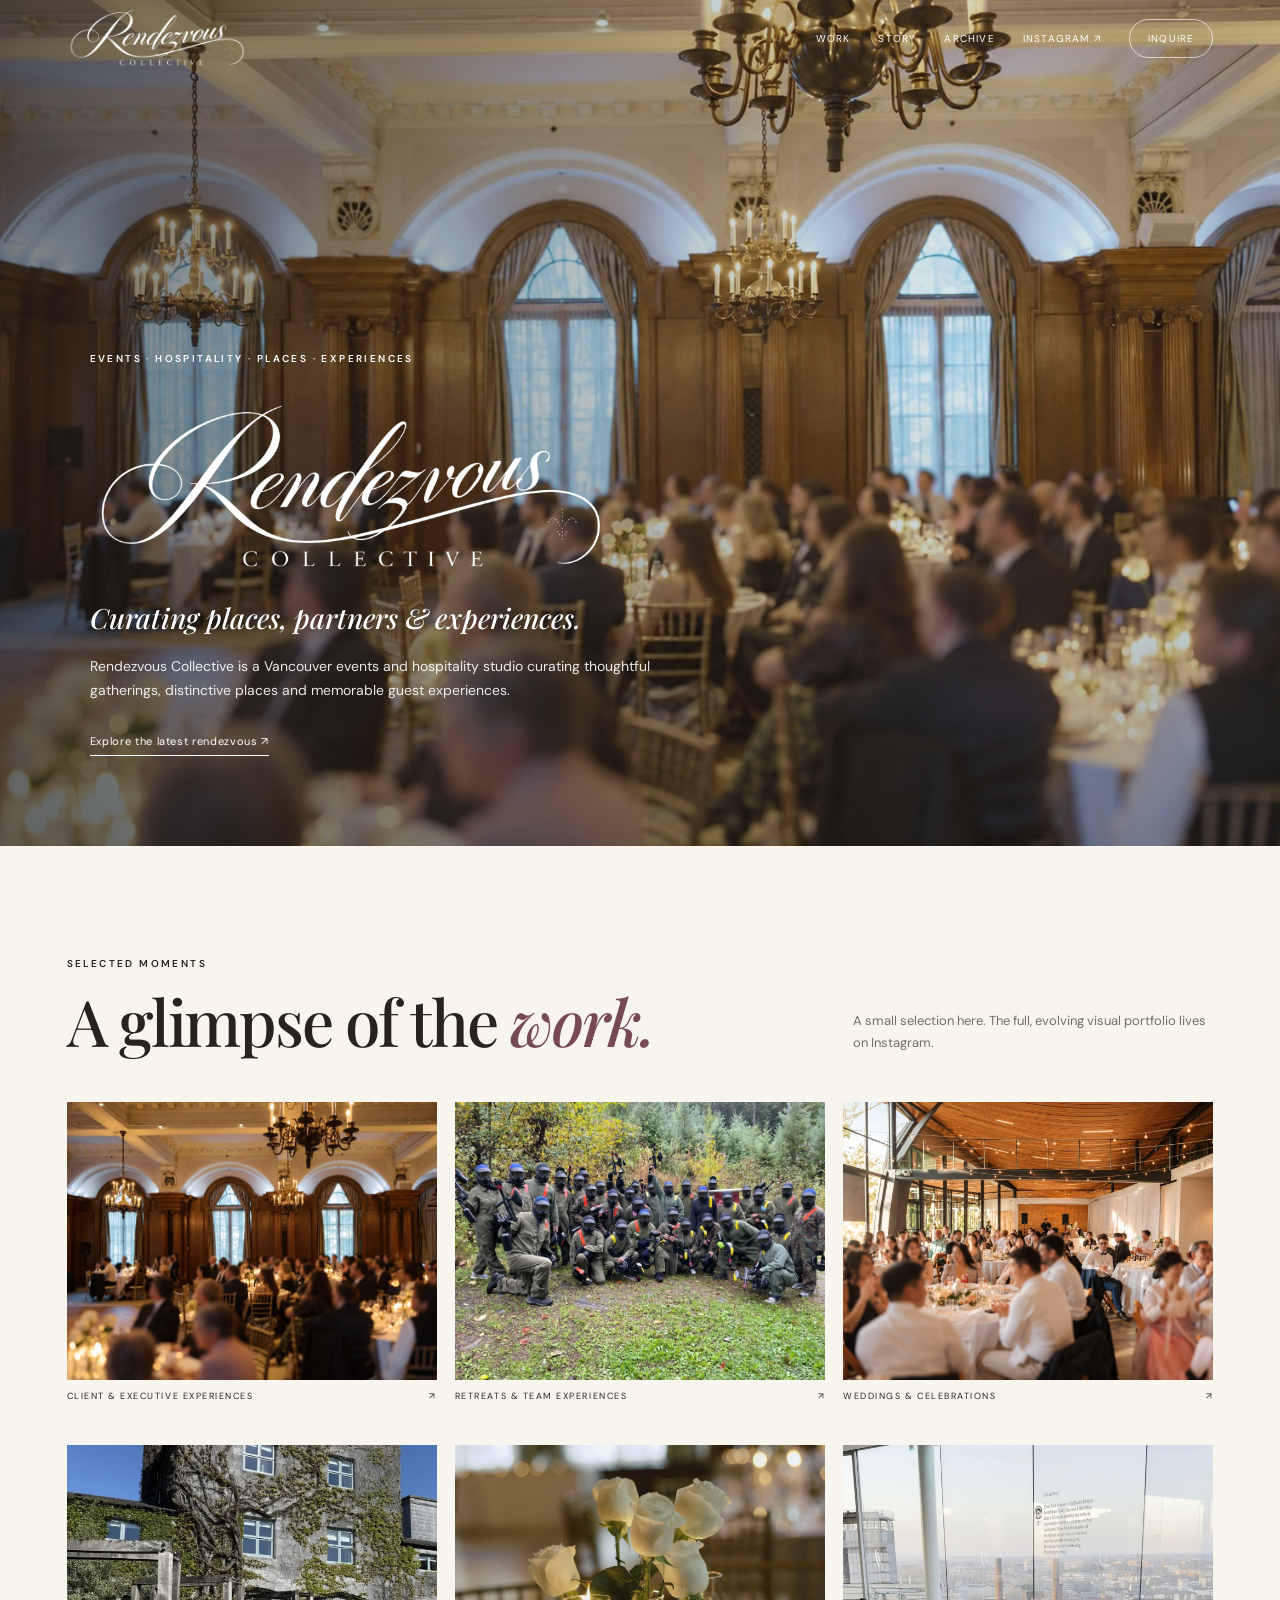
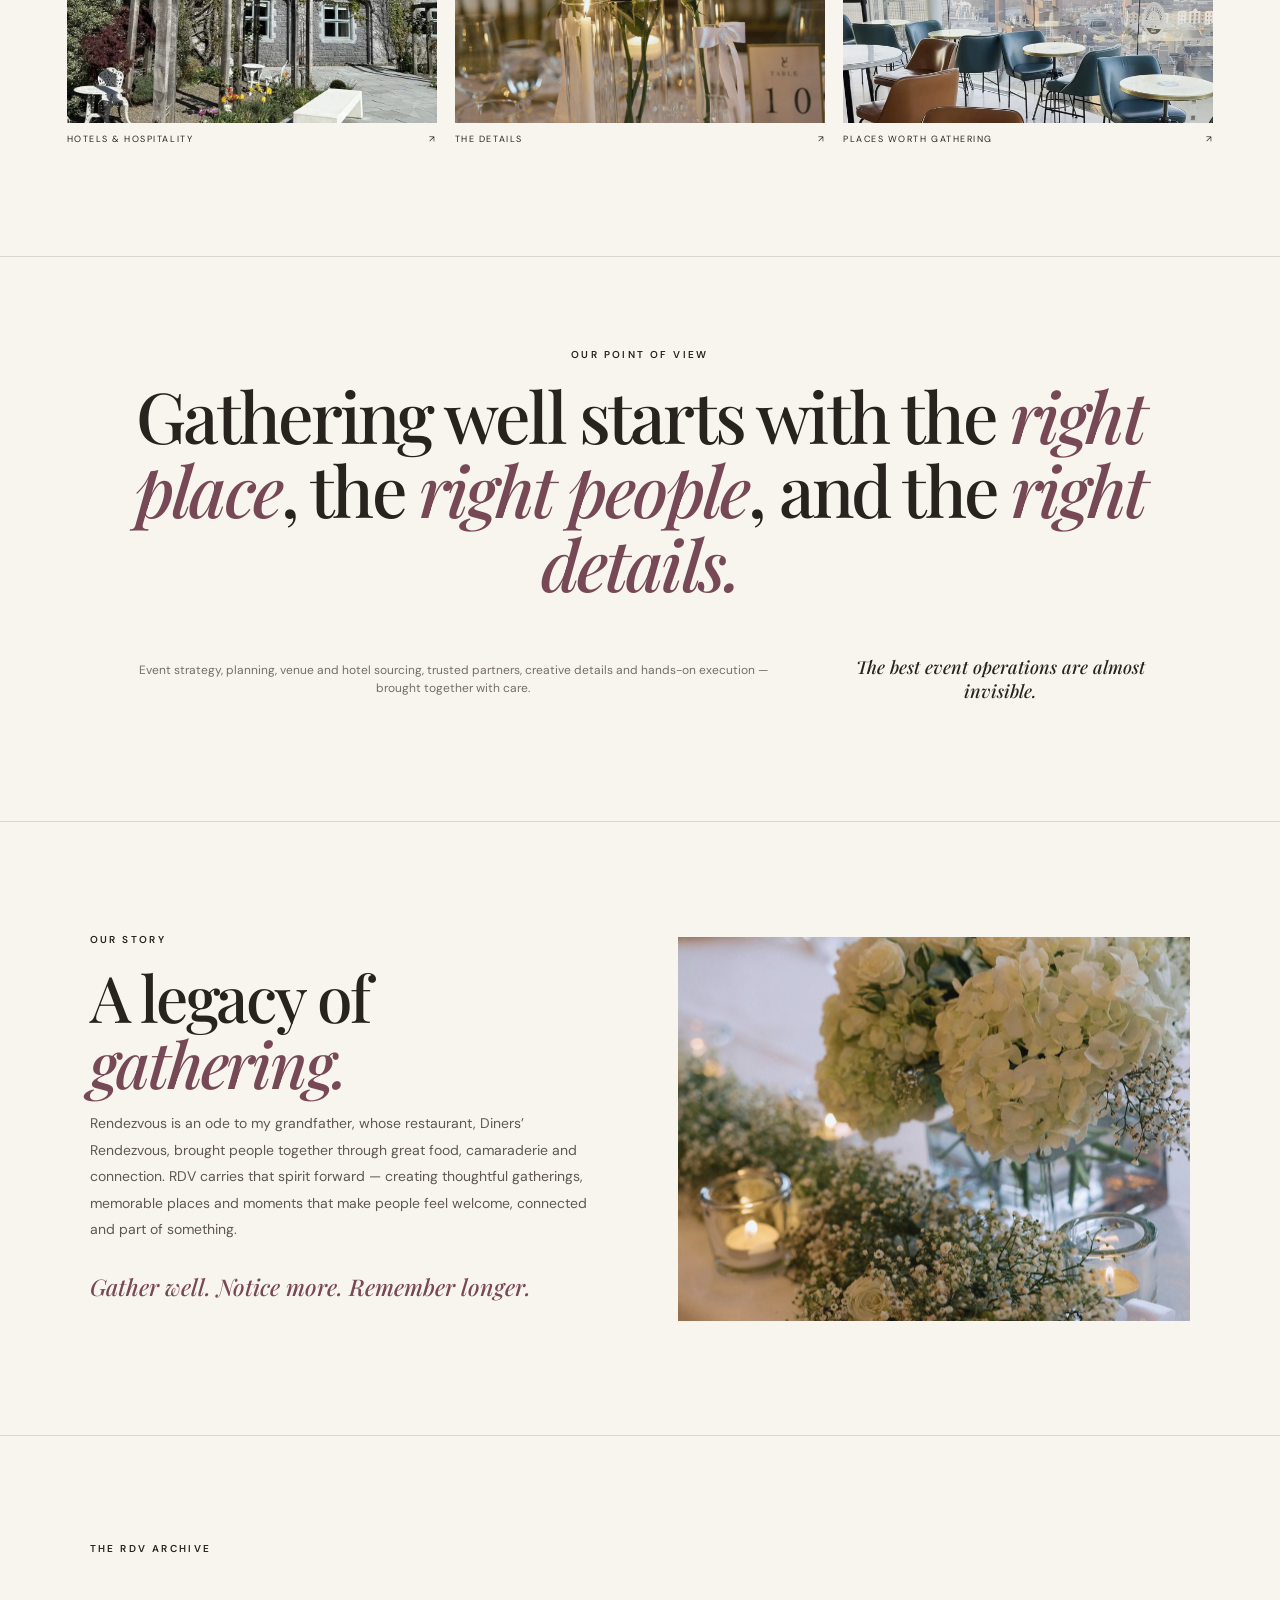
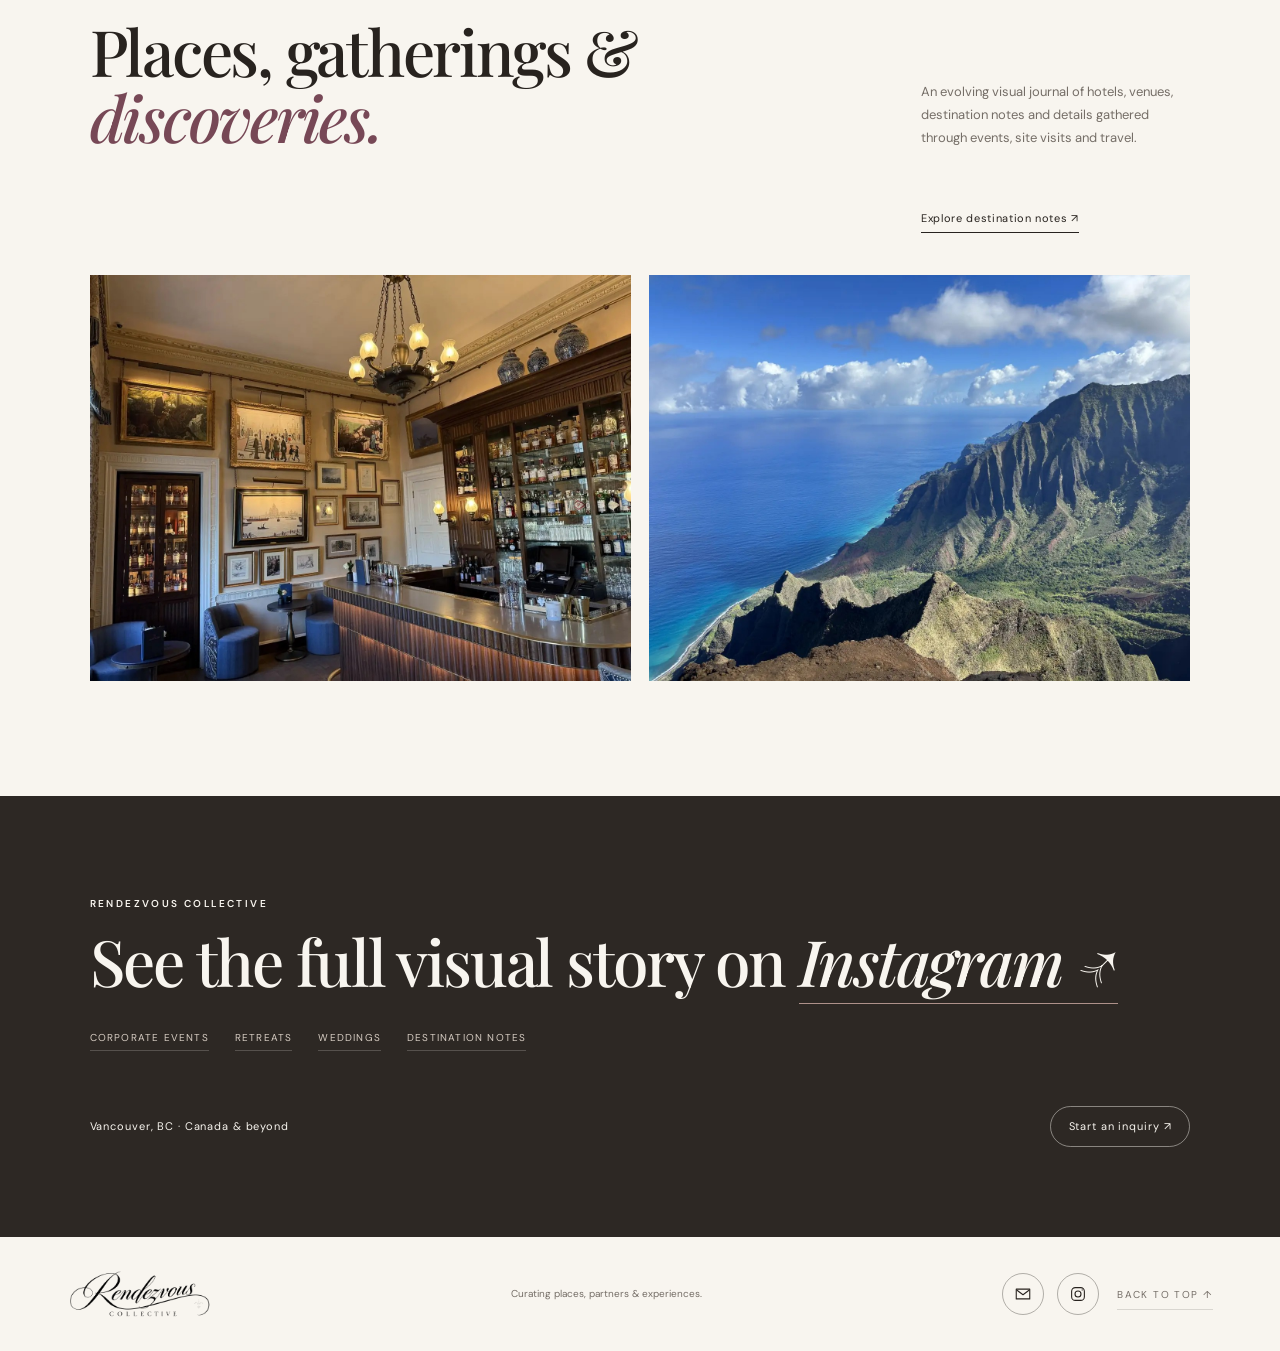
<file: index.html>
<!doctype html>
<html lang="en-CA">
<head>
  <meta charset="UTF-8">
  <meta name="viewport" content="width=device-width, initial-scale=1">
  <meta name="theme-color" content="#f8f5ef">
  <meta name="robots" content="index,follow,max-image-preview:large,max-snippet:-1,max-video-preview:-1">
  <title>Rendezvous Collective | Vancouver Events, Retreats &amp; Weddings</title>
  <meta name="description" content="Rendezvous Collective is a Vancouver events and hospitality studio curating corporate events, retreats, dinners, weddings, distinctive places and memorable guest experiences.">
  <link rel="canonical" href="https://rdvcollective.com/">
  <link rel="preload" as="image" href="images/ky-ballroom-dinner.jpg" fetchpriority="high">
  <link rel="icon" href="favicon.svg?v=5" type="image/svg+xml">
  <link rel="icon" href="favicon.png?v=4" type="image/png">
  <link rel="apple-touch-icon" href="apple-touch-icon.png?v=4">
  <meta property="og:site_name" content="Rendezvous Collective">
  <meta property="og:locale" content="en_CA">
  <meta property="og:type" content="website">
  <meta property="og:url" content="https://rdvcollective.com/">
  <meta property="og:title" content="Rendezvous Collective | Vancouver Events, Retreats &amp; Weddings">
  <meta property="og:description" content="An events and hospitality studio curating thoughtful gatherings, distinctive places and memorable guest experiences across corporate events, retreats, dinners, weddings and celebrations.">
  <meta property="og:image" content="https://rdvcollective.com/images/ky-ballroom-dinner.jpg">
  <meta property="og:image:alt" content="Guests gathered in a chandelier-lit ballroom for an elegant dinner">
  <meta name="twitter:card" content="summary_large_image">
  <meta name="twitter:title" content="Rendezvous Collective | Vancouver Events, Retreats &amp; Weddings">
  <meta name="twitter:description" content="Thoughtful gatherings, distinctive places and memorable guest experiences — Vancouver, Canada and beyond.">
  <meta name="twitter:image" content="https://rdvcollective.com/images/ky-ballroom-dinner.jpg">
  <link rel="stylesheet" href="styles.css?v=11">
  <script src="script.js?v=9" defer></script>
  <script type="application/ld+json">
  {
    "@context":"https://schema.org",
    "@graph":[
      {
        "@type":"Organization",
        "@id":"https://rdvcollective.com/#organization",
        "name":"Rendezvous Collective",
        "url":"https://rdvcollective.com/",
        "logo":"https://rdvcollective.com/images/rdv-horizontal-logo.png",
        "email":"alaina@rdvcollective.com",
        "description":"Rendezvous Collective is an events and hospitality studio curating thoughtful gatherings, distinctive places and memorable guest experiences.",
        "sameAs":["https://www.instagram.com/therdvcollective/"],
        "founder":{"@type":"Person","name":"Alaina Wong"},
        "areaServed":[
          {"@type":"City","name":"Vancouver"},
          {"@type":"AdministrativeArea","name":"British Columbia"},
          {"@type":"Country","name":"Canada"}
        ],
        "knowsAbout":["Corporate events","Corporate dinners","Corporate retreats","Weddings","Hospitality","Hotels","Destination travel"]
      },
      {
        "@type":"WebSite",
        "@id":"https://rdvcollective.com/#website",
        "url":"https://rdvcollective.com/",
        "name":"Rendezvous Collective",
        "publisher":{"@id":"https://rdvcollective.com/#organization"},
        "inLanguage":"en-CA"
      }
    ]
  }
  </script>
</head>
<body>
<header class="header">
  <a href="#top" class="brand" aria-label="Rendezvous Collective home"><img src="images/rdv-horizontal-logo.png" alt="Rendezvous Collective" width="789" height="316"></a>
  <nav aria-label="Primary navigation"><a href="#work">Work</a><a href="#story">Story</a><a href="#archive">Archive</a><a href="https://www.instagram.com/therdvcollective/" target="_blank" rel="noopener">Instagram ↗</a><a class="inquire" href="mailto:alaina@rdvcollective.com?subject=Rendezvous%20Collective%20Inquiry">Inquire</a></nav>
</header>
<main id="top">
<section class="hero" aria-labelledby="home-title">
  <img class="hero-image" src="images/ky-ballroom-dinner.jpg" alt="Guests gathered in a chandelier-lit ballroom for an elegant dinner" width="1448" height="1086" fetchpriority="high" decoding="async">
  <div class="hero-overlay" aria-hidden="true"></div>
  <div class="hero-copy">
    <p class="eyebrow light">EVENTS · HOSPITALITY · PLACES · EXPERIENCES</p>
    <img class="hero-logo" src="images/rdv-horizontal-logo.png" alt="" width="789" height="316" aria-hidden="true">
    <h1 class="sr-only" id="home-title">Rendezvous Collective — Vancouver corporate events, retreats, weddings and hospitality</h1>
    <p class="tagline">Curating places, partners &amp; experiences.</p>
    <p class="hero-intro">Rendezvous Collective is a Vancouver events and hospitality studio curating thoughtful gatherings, distinctive places and memorable guest experiences.</p>
    <a class="arrow-link light" href="https://www.instagram.com/therdvcollective/" target="_blank" rel="noopener">Explore the latest rendezvous ↗</a>
  </div>
</section>

<section class="work" id="work" aria-labelledby="work-title">
  <div class="heading-row">
    <div><p class="eyebrow">SELECTED MOMENTS</p><h2 id="work-title">A glimpse of the <em>work.</em></h2></div>
    <p class="intro">A small selection here. The full, evolving visual portfolio lives on Instagram.</p>
  </div>
  <div class="work-grid">
    <a class="work-item" href="corporate-events-vancouver/"><img src="images/corp-event-ballroom.jpg" alt="Guests networking at a formal chandelier-lit corporate dinner" width="1400" height="1050" loading="lazy" decoding="async"><span>Client &amp; executive experiences <b>↗</b></span></a>
    <a class="work-item" href="corporate-retreats-vancouver/"><img src="images/corp-retreat-paintball.jpg" alt="Corporate team gathered outdoors for a paintball retreat activity" width="1400" height="1050" loading="lazy" decoding="async"><span>Retreats &amp; team experiences <b>↗</b></span></a>
    <a class="work-item" href="weddings-vancouver/"><img src="images/wedding-golden-reception.jpg" alt="Guests celebrating at a warm, sunlit wedding reception" width="1400" height="933" loading="lazy" decoding="async"><span>Weddings &amp; celebrations <b>↗</b></span></a>
    <a class="work-item" href="#archive"><img src="images/rdv-hospitality-property.jpg" alt="Ivy-covered heritage hospitality property with a garden terrace" width="1000" height="1333" loading="lazy" decoding="async"><span>Hotels &amp; hospitality <b>↗</b></span></a>
    <a class="work-item details-item" href="https://www.instagram.com/therdvcollective/" target="_blank" rel="noopener"><img src="images/ky-roses-10.jpg" alt="White roses, candlelight and table number ten at an elegant reception" width="1024" height="1365" loading="lazy" decoding="async"><span>The details <b>↗</b></span></a>
    <a class="work-item" href="#archive"><img src="images/rdv-city-view-lounge.jpg" alt="Modern city-view lounge with floor-to-ceiling windows and seating for gatherings" width="1400" height="1050" loading="lazy" decoding="async"><span>Places worth gathering <b>↗</b></span></a>
  </div>
</section>

<section class="point" aria-labelledby="point-title">
  <p class="eyebrow">OUR POINT OF VIEW</p>
  <h2 id="point-title">Gathering well starts with the <em>right place</em>, the <em>right people</em>, and the <em>right details.</em></h2>
  <div class="point-footer"><p>Event strategy, planning, venue and hotel sourcing, trusted partners, creative details and hands-on execution — brought together with care.</p><p class="serif-small">The best event operations are almost invisible.</p></div>
</section>

<section class="story" id="story" aria-labelledby="story-title">
  <div class="story-copy">
    <p class="eyebrow">OUR STORY</p>
    <h2 id="story-title">A legacy of <em>gathering.</em></h2>
    <p>Rendezvous is an ode to my grandfather, whose restaurant, Diners’ Rendezvous, brought people together through great food, camaraderie and connection. RDV carries that spirit forward — creating thoughtful gatherings, memorable places and moments that make people feel welcome, connected and part of something.</p>
    <p class="signature">Gather well. Notice more. Remember longer.</p>
  </div>
  <img class="story-image" src="images/ky-florals.jpg" alt="White hydrangeas, roses and candlelight at an elegant gathering" width="1024" height="1365" loading="lazy" decoding="async">
</section>

<section class="archive" id="archive" aria-labelledby="archive-title">
  <div class="archive-heading">
    <p class="eyebrow">THE RDV ARCHIVE</p>
    <h2 id="archive-title">Places, gatherings &amp; <em>discoveries.</em></h2>
    <p>An evolving visual journal of hotels, venues, destination notes and details gathered through events, site visits and travel.</p>
    <a class="arrow-link" href="destination-notes/">Explore destination notes ↗</a>
  </div>
  <div class="archive-images" aria-label="Hospitality and destination discoveries">
    <img src="images/rdv-hospitality-bar.jpg" alt="Warm wood-panelled hospitality bar with artwork and a curated bottle display" width="1400" height="1050" loading="lazy" decoding="async">
    <img src="images/rdv-destination-coast.jpg" alt="Dramatic green mountain ridges meeting the blue Pacific Ocean" width="1400" height="1050" loading="lazy" decoding="async">
  </div>
</section>

<section class="closing" aria-labelledby="closing-title">
  <p class="eyebrow">RENDEZVOUS COLLECTIVE</p>
  <h2 id="closing-title">See the full visual story on <a href="https://www.instagram.com/therdvcollective/" target="_blank" rel="noopener">Instagram ↗</a></h2>
  <nav class="audience-links" aria-label="Explore Rendezvous Collective"><a href="corporate-events-vancouver/">Corporate events</a><a href="corporate-retreats-vancouver/">Retreats</a><a href="weddings-vancouver/">Weddings</a><a href="destination-notes/">Destination notes</a></nav>
  <div class="closing-bottom"><span>Vancouver, BC · Canada &amp; beyond</span><a class="inquire dark" href="mailto:alaina@rdvcollective.com?subject=Rendezvous%20Collective%20Inquiry">Start an inquiry ↗</a></div>
</section>
</main>
<footer class="footer">
  <a href="#top" class="footer-brand" aria-label="Back to top"><img class="footer-logo" src="images/rdv-horizontal-logo.png" alt="Rendezvous Collective" width="789" height="316"></a>
  <span class="footer-tagline">Curating places, partners &amp; experiences.</span>
  <div class="footer-actions" aria-label="Contact and navigation">
    <a class="icon-link" href="mailto:alaina@rdvcollective.com" aria-label="Email alaina@rdvcollective.com" title="Email alaina@rdvcollective.com"><svg viewBox="0 0 24 24" aria-hidden="true"><path d="M3 5.5h18v13H3z"/><path d="m4 7 8 6 8-6"/></svg></a>
    <a class="icon-link" href="https://www.instagram.com/therdvcollective/" target="_blank" rel="noopener" aria-label="Instagram @therdvcollective" title="Instagram @therdvcollective"><svg viewBox="0 0 24 24" aria-hidden="true"><rect x="3.5" y="3.5" width="17" height="17" rx="5"/><circle cx="12" cy="12" r="4"/><circle cx="17.6" cy="6.5" r=".8" class="fill-dot"/></svg></a>
    <a class="footer-top" href="#top">Back to top <span aria-hidden="true">↑</span></a>
  </div>
</footer>
<a class="floating-top" href="#top" aria-label="Back to top" data-floating-top><span>Top</span><b aria-hidden="true">↑</b></a>
</body>
</html>
</file>
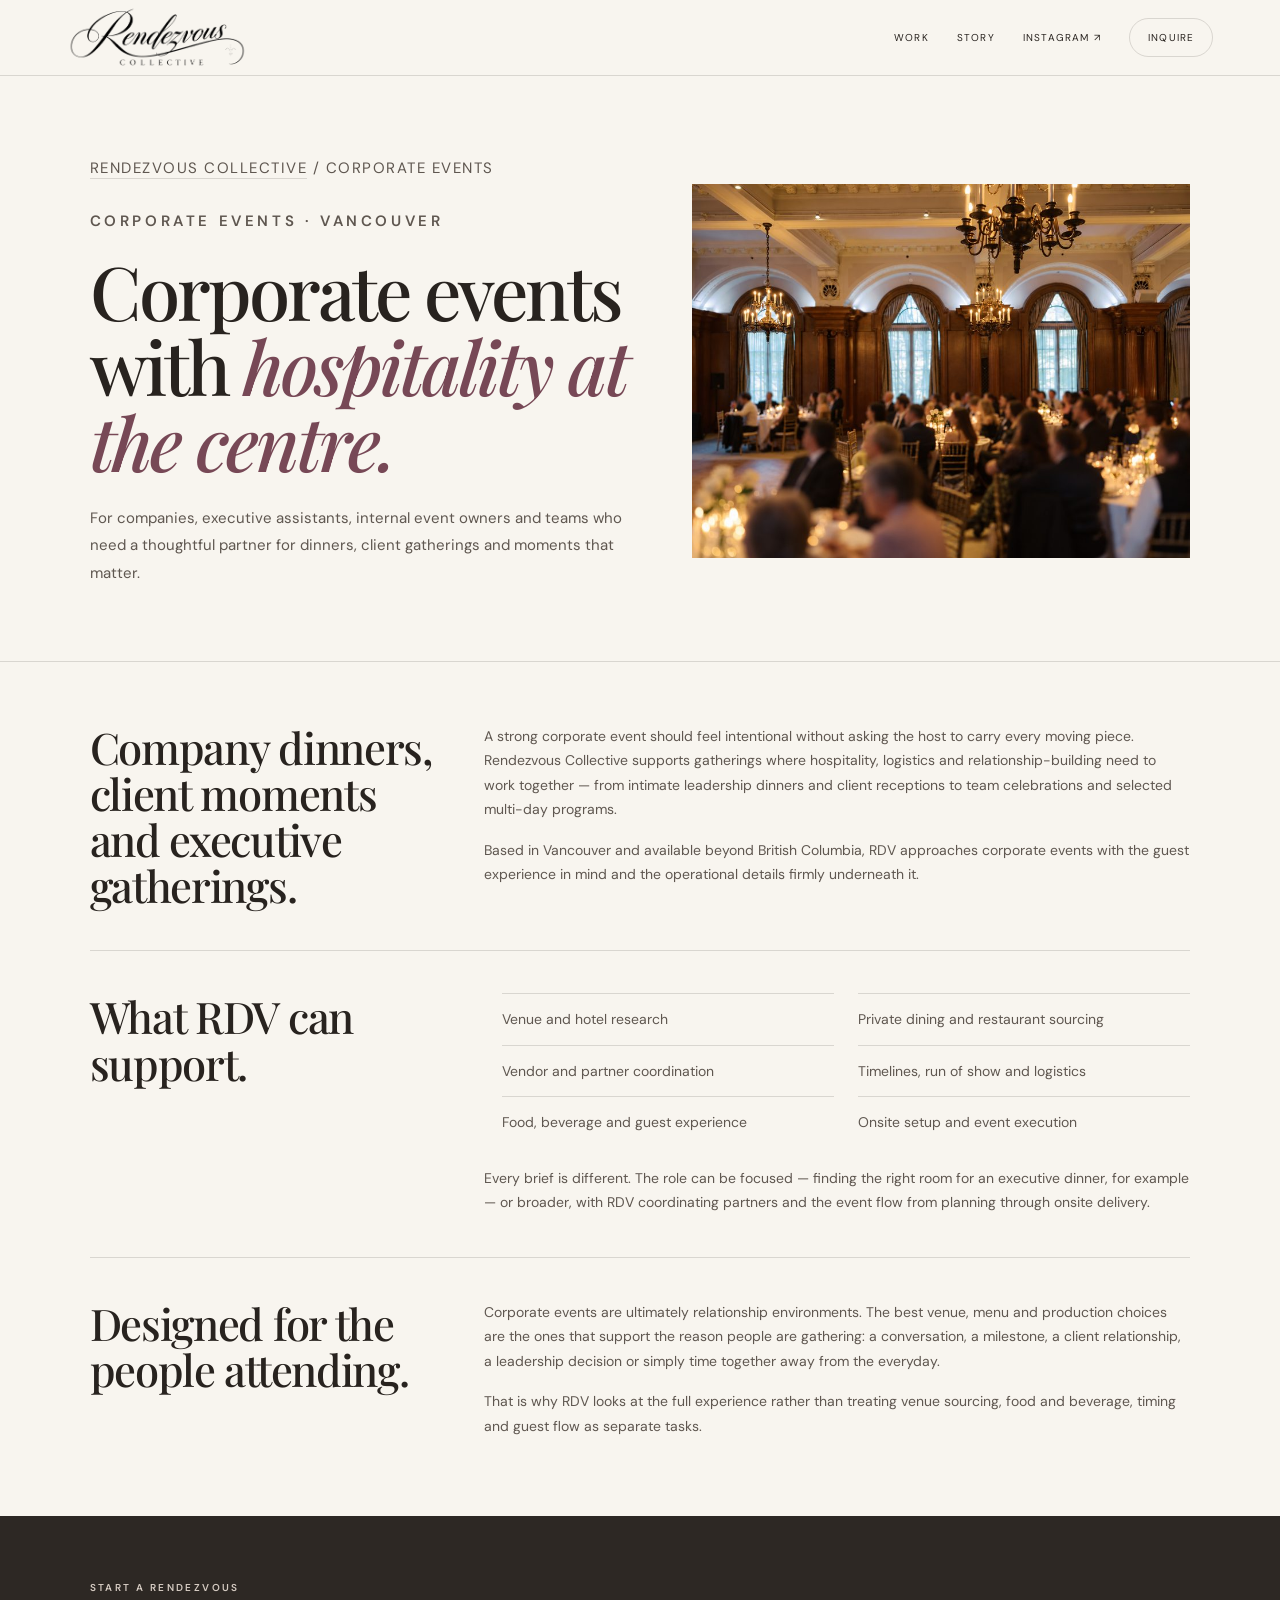
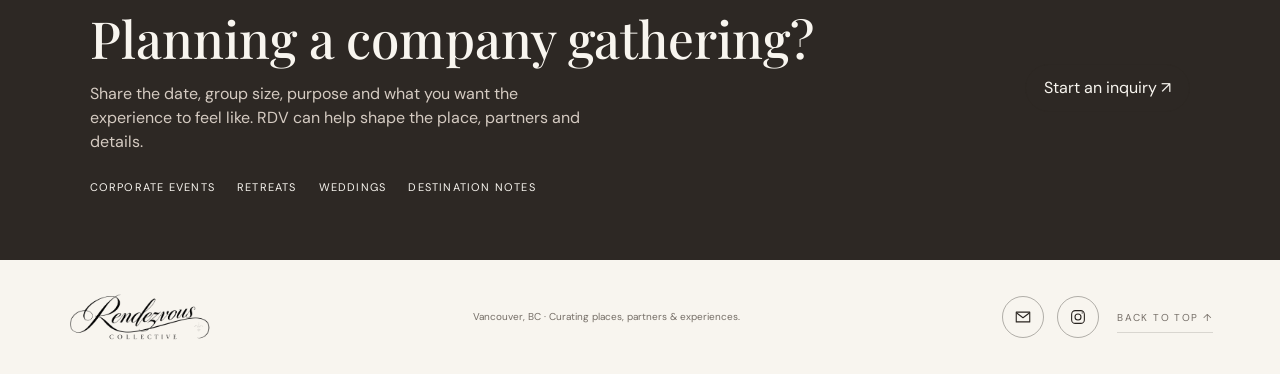
<file: corporate-events-vancouver/index.html>
<!doctype html><html lang="en-CA"><head><meta charset="UTF-8"><meta name="viewport" content="width=device-width,initial-scale=1"><meta name="theme-color" content="#f8f5ef"><meta name="robots" content="index,follow,max-image-preview:large"><title>Corporate Event Planning Vancouver | Dinners & Events | RDV</title><meta name="description" content="Vancouver corporate event planning for dinners, client gatherings and executive events, with venue sourcing, partner coordination and thoughtful execution."><link rel="canonical" href="https://rdvcollective.com/corporate-events-vancouver/"><link rel="icon" href="../favicon.svg?v=5" type="image/svg+xml"><link rel="icon" href="../favicon.png?v=4" type="image/png"><link rel="stylesheet" href="../styles.css?v=11"><script src="../script.js?v=9" defer></script><meta property="og:type" content="website"><meta property="og:site_name" content="Rendezvous Collective"><meta property="og:locale" content="en_CA"><meta property="og:url" content="https://rdvcollective.com/corporate-events-vancouver/"><meta property="og:title" content="Corporate Event Planning Vancouver | Dinners & Events | RDV"><meta property="og:description" content="Vancouver corporate event planning for dinners, client gatherings and executive events, with venue sourcing, partner coordination and thoughtful execution."><meta property="og:image" content="https://rdvcollective.com/images/corp-event-ballroom.jpg"><script type="application/ld+json">{"@context": "https://schema.org", "@graph": [{"@type": "Service", "name": "Corporate Event Planning Vancouver", "url": "https://rdvcollective.com/corporate-events-vancouver/", "serviceType": "Corporate event planning", "provider": {"@type": "Organization", "name": "Rendezvous Collective", "url": "https://rdvcollective.com/"}, "areaServed": [{"@type": "City", "name": "Vancouver"}, {"@type": "AdministrativeArea", "name": "British Columbia"}, {"@type": "Country", "name": "Canada"}]}, {"@type": "BreadcrumbList", "itemListElement": [{"@type": "ListItem", "position": 1, "name": "Rendezvous Collective", "item": "https://rdvcollective.com/"}, {"@type": "ListItem", "position": 2, "name": "Corporate Event Planning Vancouver", "item": "https://rdvcollective.com/corporate-events-vancouver/"}]}]}</script></head><body class="subpage"><header class="header"><a href="../" class="brand" aria-label="Rendezvous Collective home"><img src="../images/rdv-horizontal-logo.png" alt="Rendezvous Collective" width="789" height="316"></a><nav aria-label="Primary navigation"><a href="../#work">Work</a><a href="../#story">Story</a><a href="https://www.instagram.com/therdvcollective/" target="_blank" rel="noopener">Instagram ↗</a><a class="inquire" href="mailto:alaina@rdvcollective.com?subject=Corporate%20Event%20Inquiry">Inquire</a></nav></header><main id="top"><section class="sub-hero"><div><p class="breadcrumbs"><a href="../">Rendezvous Collective</a> / Corporate Events</p><p class="eyebrow">CORPORATE EVENTS · VANCOUVER</p><h1>Corporate events with <em>hospitality at the centre.</em></h1><p>For companies, executive assistants, internal event owners and teams who need a thoughtful partner for dinners, client gatherings and moments that matter.</p></div><img src="../images/corp-event-ballroom.jpg" alt="Guests networking at a formal chandelier-lit corporate dinner" width="1400" height="1050" fetchpriority="high" decoding="async"></section><section class="sub-content"><div class="sub-grid"><h2>Company dinners, client moments and executive gatherings.</h2><div class="sub-copy"><p>A strong corporate event should feel intentional without asking the host to carry every moving piece. Rendezvous Collective supports gatherings where hospitality, logistics and relationship-building need to work together — from intimate leadership dinners and client receptions to team celebrations and selected multi-day programs.</p><p>Based in Vancouver and available beyond British Columbia, RDV approaches corporate events with the guest experience in mind and the operational details firmly underneath it.</p></div></div><div class="sub-grid"><h2>What RDV can support.</h2><div class="sub-copy"><ul class="service-list"><li>Venue and hotel research</li><li>Private dining and restaurant sourcing</li><li>Vendor and partner coordination</li><li>Timelines, run of show and logistics</li><li>Food, beverage and guest experience</li><li>Onsite setup and event execution</li></ul><p>Every brief is different. The role can be focused — finding the right room for an executive dinner, for example — or broader, with RDV coordinating partners and the event flow from planning through onsite delivery.</p></div></div><div class="sub-grid"><h2>Designed for the people attending.</h2><div class="sub-copy"><p>Corporate events are ultimately relationship environments. The best venue, menu and production choices are the ones that support the reason people are gathering: a conversation, a milestone, a client relationship, a leadership decision or simply time together away from the everyday.</p><p>That is why RDV looks at the full experience rather than treating venue sourcing, food and beverage, timing and guest flow as separate tasks.</p></div></div></section><section class="sub-cta"><div><p class="eyebrow">START A RENDEZVOUS</p><h2>Planning a company gathering?</h2><p>Share the date, group size, purpose and what you want the experience to feel like. RDV can help shape the place, partners and details.</p><div class="sub-footer-links"><a href="../corporate-events-vancouver/">Corporate events</a><a href="../corporate-retreats-vancouver/">Retreats</a><a href="../weddings-vancouver/">Weddings</a><a href="../destination-notes/">Destination notes</a></div></div><a class="inquire dark" href="mailto:alaina@rdvcollective.com?subject=Corporate%20Event%20Inquiry">Start an inquiry ↗</a></section></main><footer class="footer"><a href="../" class="footer-brand"><img class="footer-logo" src="../images/rdv-horizontal-logo.png" alt="Rendezvous Collective" width="789" height="316"></a><span class="footer-tagline">Vancouver, BC · Curating places, partners &amp; experiences.</span><div class="footer-actions"><a class="icon-link" href="mailto:alaina@rdvcollective.com" aria-label="Email alaina@rdvcollective.com" title="Email"><svg viewBox="0 0 24 24" aria-hidden="true"><path d="M3 5.5h18v13H3z"/><path d="m4 7 8 6 8-6"/></svg></a><a class="icon-link" href="https://www.instagram.com/therdvcollective/" target="_blank" rel="noopener" aria-label="Instagram @therdvcollective" title="Instagram"><svg viewBox="0 0 24 24" aria-hidden="true"><rect x="3.5" y="3.5" width="17" height="17" rx="5"/><circle cx="12" cy="12" r="4"/><circle cx="17.6" cy="6.5" r=".8" class="fill-dot"/></svg></a><a class="footer-top" href="#top">Back to top ↑</a></div></footer><a class="floating-top" href="#top" aria-label="Back to top" data-floating-top><span>Top</span><b aria-hidden="true">↑</b></a></body></html>
</file>
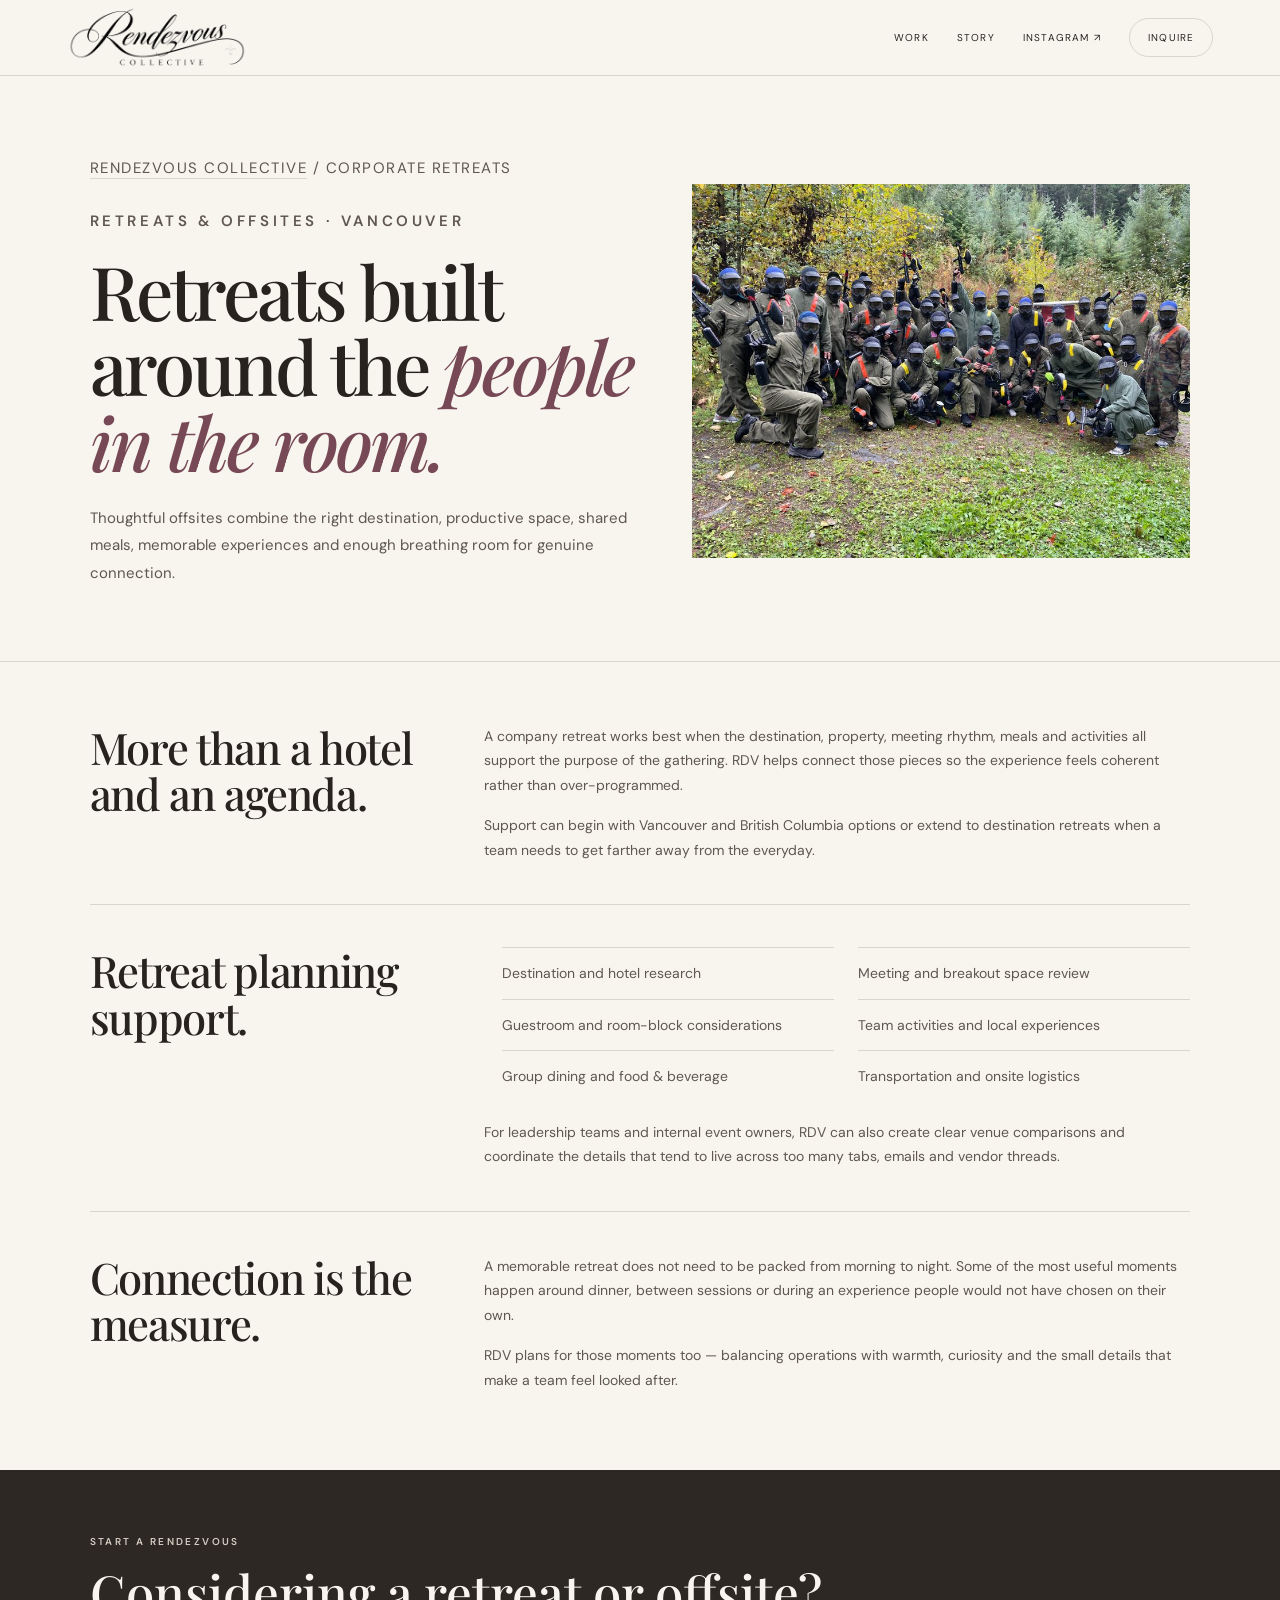
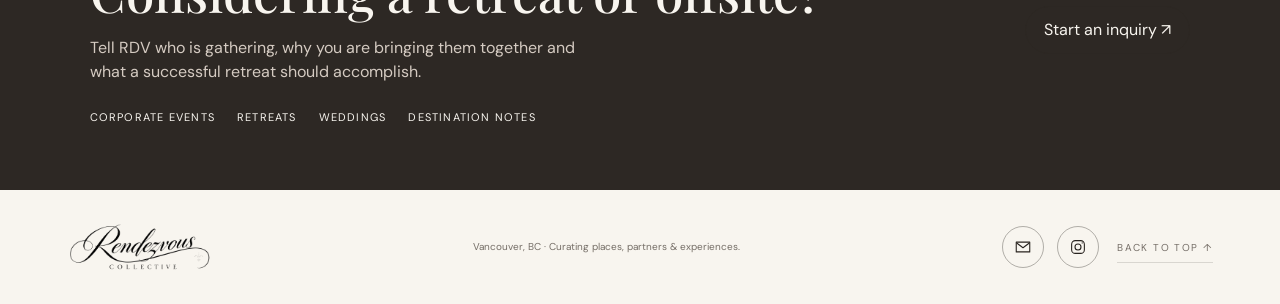
<file: corporate-retreats-vancouver/index.html>
<!doctype html><html lang="en-CA"><head><meta charset="UTF-8"><meta name="viewport" content="width=device-width,initial-scale=1"><meta name="theme-color" content="#f8f5ef"><meta name="robots" content="index,follow,max-image-preview:large"><title>Corporate Retreat Planning Vancouver | Offsites & Retreats | RDV</title><meta name="description" content="Vancouver corporate retreat and offsite planning with destination and hotel research, meeting spaces, team experiences, dining and onsite logistics."><link rel="canonical" href="https://rdvcollective.com/corporate-retreats-vancouver/"><link rel="icon" href="../favicon.svg?v=5" type="image/svg+xml"><link rel="icon" href="../favicon.png?v=4" type="image/png"><link rel="stylesheet" href="../styles.css?v=11"><script src="../script.js?v=9" defer></script><meta property="og:type" content="website"><meta property="og:site_name" content="Rendezvous Collective"><meta property="og:locale" content="en_CA"><meta property="og:url" content="https://rdvcollective.com/corporate-retreats-vancouver/"><meta property="og:title" content="Corporate Retreat Planning Vancouver | Offsites & Retreats | RDV"><meta property="og:description" content="Vancouver corporate retreat and offsite planning with destination and hotel research, meeting spaces, team experiences, dining and onsite logistics."><meta property="og:image" content="https://rdvcollective.com/images/corp-retreat-paintball.jpg"><script type="application/ld+json">{"@context": "https://schema.org", "@graph": [{"@type": "Service", "name": "Corporate Retreat Planning Vancouver", "url": "https://rdvcollective.com/corporate-retreats-vancouver/", "serviceType": "Corporate retreat and offsite planning", "provider": {"@type": "Organization", "name": "Rendezvous Collective", "url": "https://rdvcollective.com/"}, "areaServed": [{"@type": "City", "name": "Vancouver"}, {"@type": "AdministrativeArea", "name": "British Columbia"}, {"@type": "Country", "name": "Canada"}]}, {"@type": "BreadcrumbList", "itemListElement": [{"@type": "ListItem", "position": 1, "name": "Rendezvous Collective", "item": "https://rdvcollective.com/"}, {"@type": "ListItem", "position": 2, "name": "Corporate Retreat Planning Vancouver", "item": "https://rdvcollective.com/corporate-retreats-vancouver/"}]}]}</script></head><body class="subpage"><header class="header"><a href="../" class="brand" aria-label="Rendezvous Collective home"><img src="../images/rdv-horizontal-logo.png" alt="Rendezvous Collective" width="789" height="316"></a><nav aria-label="Primary navigation"><a href="../#work">Work</a><a href="../#story">Story</a><a href="https://www.instagram.com/therdvcollective/" target="_blank" rel="noopener">Instagram ↗</a><a class="inquire" href="mailto:alaina@rdvcollective.com?subject=Corporate%20Retreat%20Inquiry">Inquire</a></nav></header><main id="top"><section class="sub-hero"><div><p class="breadcrumbs"><a href="../">Rendezvous Collective</a> / Corporate Retreats</p><p class="eyebrow">RETREATS & OFFSITES · VANCOUVER</p><h1>Retreats built around the <em>people in the room.</em></h1><p>Thoughtful offsites combine the right destination, productive space, shared meals, memorable experiences and enough breathing room for genuine connection.</p></div><img src="../images/corp-retreat-paintball.jpg" alt="Corporate team gathered outdoors during a group retreat activity" width="1400" height="1050" fetchpriority="high" decoding="async"></section><section class="sub-content"><div class="sub-grid"><h2>More than a hotel and an agenda.</h2><div class="sub-copy"><p>A company retreat works best when the destination, property, meeting rhythm, meals and activities all support the purpose of the gathering. RDV helps connect those pieces so the experience feels coherent rather than over-programmed.</p><p>Support can begin with Vancouver and British Columbia options or extend to destination retreats when a team needs to get farther away from the everyday.</p></div></div><div class="sub-grid"><h2>Retreat planning support.</h2><div class="sub-copy"><ul class="service-list"><li>Destination and hotel research</li><li>Meeting and breakout space review</li><li>Guestroom and room-block considerations</li><li>Team activities and local experiences</li><li>Group dining and food &amp; beverage</li><li>Transportation and onsite logistics</li></ul><p>For leadership teams and internal event owners, RDV can also create clear venue comparisons and coordinate the details that tend to live across too many tabs, emails and vendor threads.</p></div></div><div class="sub-grid"><h2>Connection is the measure.</h2><div class="sub-copy"><p>A memorable retreat does not need to be packed from morning to night. Some of the most useful moments happen around dinner, between sessions or during an experience people would not have chosen on their own.</p><p>RDV plans for those moments too — balancing operations with warmth, curiosity and the small details that make a team feel looked after.</p></div></div></section><section class="sub-cta"><div><p class="eyebrow">START A RENDEZVOUS</p><h2>Considering a retreat or offsite?</h2><p>Tell RDV who is gathering, why you are bringing them together and what a successful retreat should accomplish.</p><div class="sub-footer-links"><a href="../corporate-events-vancouver/">Corporate events</a><a href="../corporate-retreats-vancouver/">Retreats</a><a href="../weddings-vancouver/">Weddings</a><a href="../destination-notes/">Destination notes</a></div></div><a class="inquire dark" href="mailto:alaina@rdvcollective.com?subject=Corporate%20Retreat%20Inquiry">Start an inquiry ↗</a></section></main><footer class="footer"><a href="../" class="footer-brand"><img class="footer-logo" src="../images/rdv-horizontal-logo.png" alt="Rendezvous Collective" width="789" height="316"></a><span class="footer-tagline">Vancouver, BC · Curating places, partners &amp; experiences.</span><div class="footer-actions"><a class="icon-link" href="mailto:alaina@rdvcollective.com" aria-label="Email alaina@rdvcollective.com" title="Email"><svg viewBox="0 0 24 24" aria-hidden="true"><path d="M3 5.5h18v13H3z"/><path d="m4 7 8 6 8-6"/></svg></a><a class="icon-link" href="https://www.instagram.com/therdvcollective/" target="_blank" rel="noopener" aria-label="Instagram @therdvcollective" title="Instagram"><svg viewBox="0 0 24 24" aria-hidden="true"><rect x="3.5" y="3.5" width="17" height="17" rx="5"/><circle cx="12" cy="12" r="4"/><circle cx="17.6" cy="6.5" r=".8" class="fill-dot"/></svg></a><a class="footer-top" href="#top">Back to top ↑</a></div></footer><a class="floating-top" href="#top" aria-label="Back to top" data-floating-top><span>Top</span><b aria-hidden="true">↑</b></a></body></html>
</file>
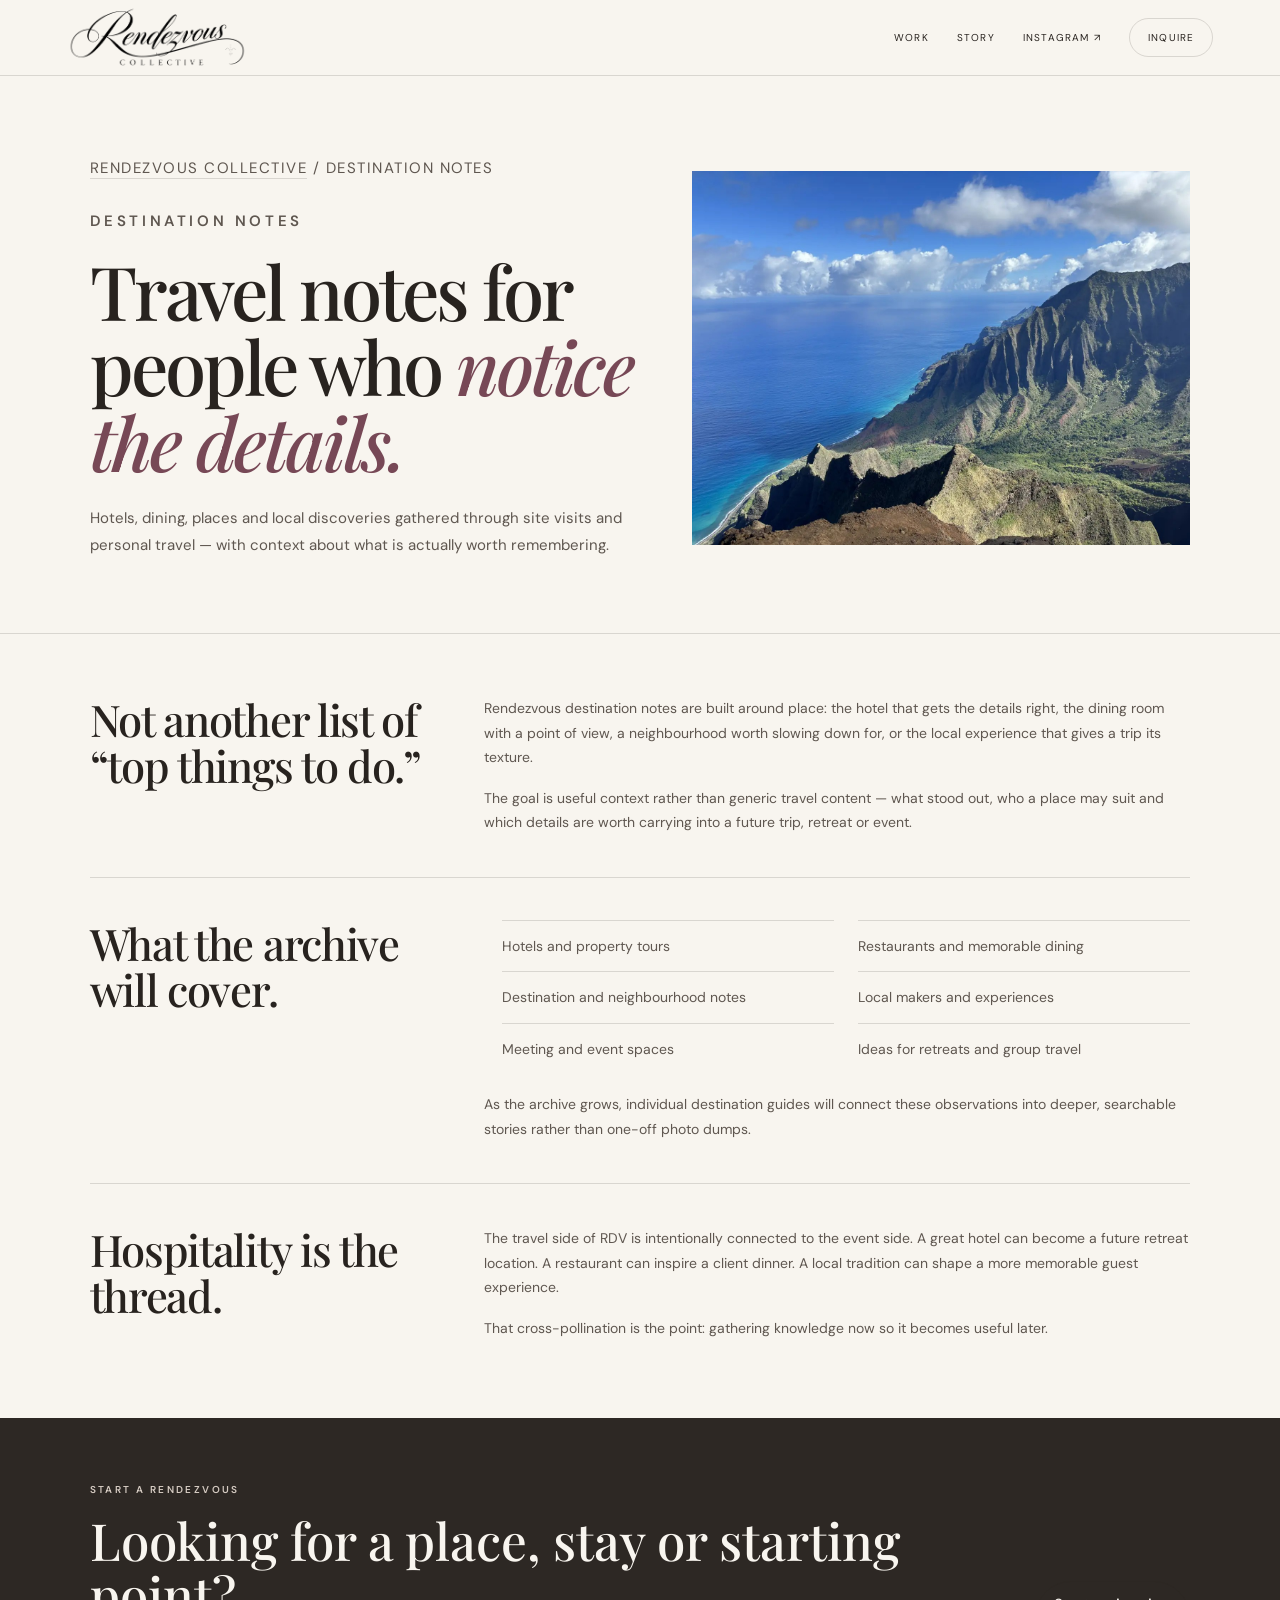
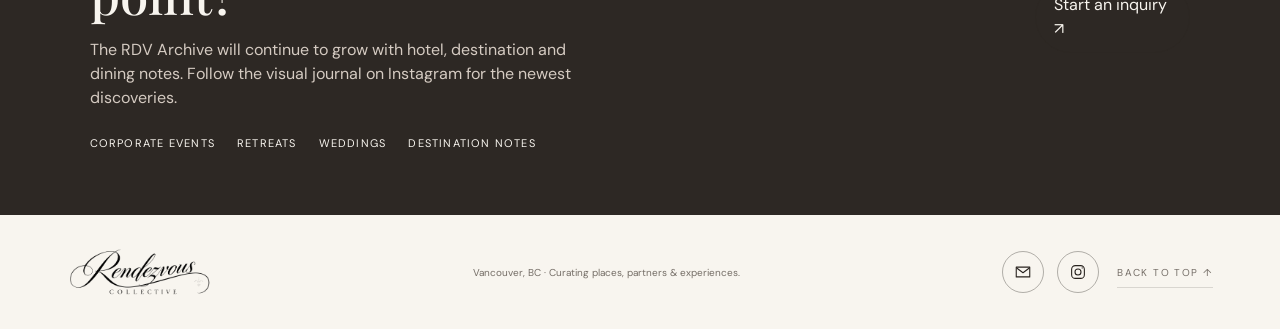
<file: destination-notes/index.html>
<!doctype html><html lang="en-CA"><head><meta charset="UTF-8"><meta name="viewport" content="width=device-width,initial-scale=1"><meta name="theme-color" content="#f8f5ef"><meta name="robots" content="index,follow,max-image-preview:large"><title>Destination Travel Notes & Hotel Guides | Rendezvous Collective</title><meta name="description" content="Hotel notes, destination tips, dining discoveries and travel ideas gathered through site visits and personal travel with an RDV hospitality lens."><link rel="canonical" href="https://rdvcollective.com/destination-notes/"><link rel="icon" href="../favicon.svg?v=5" type="image/svg+xml"><link rel="icon" href="../favicon.png?v=4" type="image/png"><link rel="stylesheet" href="../styles.css?v=11"><script src="../script.js?v=9" defer></script><meta property="og:type" content="website"><meta property="og:site_name" content="Rendezvous Collective"><meta property="og:locale" content="en_CA"><meta property="og:url" content="https://rdvcollective.com/destination-notes/"><meta property="og:title" content="Destination Travel Notes & Hotel Guides | Rendezvous Collective"><meta property="og:description" content="Hotel notes, destination tips, dining discoveries and travel ideas gathered through site visits and personal travel with an RDV hospitality lens."><meta property="og:image" content="https://rdvcollective.com/images/rdv-destination-coast.jpg"><script type="application/ld+json">{"@context": "https://schema.org", "@graph": [{"@type": "CollectionPage", "name": "Destination Notes | Rendezvous Collective", "url": "https://rdvcollective.com/destination-notes/", "isPartOf": {"@type": "WebSite", "name": "Rendezvous Collective", "url": "https://rdvcollective.com/"}, "about": ["Hotels", "Travel", "Destinations", "Dining", "Hospitality"]}, {"@type": "BreadcrumbList", "itemListElement": [{"@type": "ListItem", "position": 1, "name": "Rendezvous Collective", "item": "https://rdvcollective.com/"}, {"@type": "ListItem", "position": 2, "name": "Destination Notes", "item": "https://rdvcollective.com/destination-notes/"}]}]}</script></head><body class="subpage"><header class="header"><a href="../" class="brand" aria-label="Rendezvous Collective home"><img src="../images/rdv-horizontal-logo.png" alt="Rendezvous Collective" width="789" height="316"></a><nav aria-label="Primary navigation"><a href="../#work">Work</a><a href="../#story">Story</a><a href="https://www.instagram.com/therdvcollective/" target="_blank" rel="noopener">Instagram ↗</a><a class="inquire" href="mailto:alaina@rdvcollective.com?subject=Travel%20and%20Destination%20Inquiry">Inquire</a></nav></header><main id="top"><section class="sub-hero"><div><p class="breadcrumbs"><a href="../">Rendezvous Collective</a> / Destination Notes</p><p class="eyebrow">DESTINATION NOTES</p><h1>Travel notes for people who <em>notice the details.</em></h1><p>Hotels, dining, places and local discoveries gathered through site visits and personal travel — with context about what is actually worth remembering.</p></div><img src="../images/rdv-destination-coast.jpg" alt="Dramatic green mountain ridges meeting the blue Pacific Ocean" width="1400" height="1050" fetchpriority="high" decoding="async"></section><section class="sub-content"><div class="sub-grid"><h2>Not another list of “top things to do.”</h2><div class="sub-copy"><p>Rendezvous destination notes are built around place: the hotel that gets the details right, the dining room with a point of view, a neighbourhood worth slowing down for, or the local experience that gives a trip its texture.</p><p>The goal is useful context rather than generic travel content — what stood out, who a place may suit and which details are worth carrying into a future trip, retreat or event.</p></div></div><div class="sub-grid"><h2>What the archive will cover.</h2><div class="sub-copy"><ul class="service-list"><li>Hotels and property tours</li><li>Restaurants and memorable dining</li><li>Destination and neighbourhood notes</li><li>Local makers and experiences</li><li>Meeting and event spaces</li><li>Ideas for retreats and group travel</li></ul><p>As the archive grows, individual destination guides will connect these observations into deeper, searchable stories rather than one-off photo dumps.</p></div></div><div class="sub-grid"><h2>Hospitality is the thread.</h2><div class="sub-copy"><p>The travel side of RDV is intentionally connected to the event side. A great hotel can become a future retreat location. A restaurant can inspire a client dinner. A local tradition can shape a more memorable guest experience.</p><p>That cross-pollination is the point: gathering knowledge now so it becomes useful later.</p></div></div></section><section class="sub-cta"><div><p class="eyebrow">START A RENDEZVOUS</p><h2>Looking for a place, stay or starting point?</h2><p>The RDV Archive will continue to grow with hotel, destination and dining notes. Follow the visual journal on Instagram for the newest discoveries.</p><div class="sub-footer-links"><a href="../corporate-events-vancouver/">Corporate events</a><a href="../corporate-retreats-vancouver/">Retreats</a><a href="../weddings-vancouver/">Weddings</a><a href="../destination-notes/">Destination notes</a></div></div><a class="inquire dark" href="mailto:alaina@rdvcollective.com?subject=Travel%20and%20Destination%20Inquiry">Start an inquiry ↗</a></section></main><footer class="footer"><a href="../" class="footer-brand"><img class="footer-logo" src="../images/rdv-horizontal-logo.png" alt="Rendezvous Collective" width="789" height="316"></a><span class="footer-tagline">Vancouver, BC · Curating places, partners &amp; experiences.</span><div class="footer-actions"><a class="icon-link" href="mailto:alaina@rdvcollective.com" aria-label="Email alaina@rdvcollective.com" title="Email"><svg viewBox="0 0 24 24" aria-hidden="true"><path d="M3 5.5h18v13H3z"/><path d="m4 7 8 6 8-6"/></svg></a><a class="icon-link" href="https://www.instagram.com/therdvcollective/" target="_blank" rel="noopener" aria-label="Instagram @therdvcollective" title="Instagram"><svg viewBox="0 0 24 24" aria-hidden="true"><rect x="3.5" y="3.5" width="17" height="17" rx="5"/><circle cx="12" cy="12" r="4"/><circle cx="17.6" cy="6.5" r=".8" class="fill-dot"/></svg></a><a class="footer-top" href="#top">Back to top ↑</a></div></footer><a class="floating-top" href="#top" aria-label="Back to top" data-floating-top><span>Top</span><b aria-hidden="true">↑</b></a></body></html>
</file>
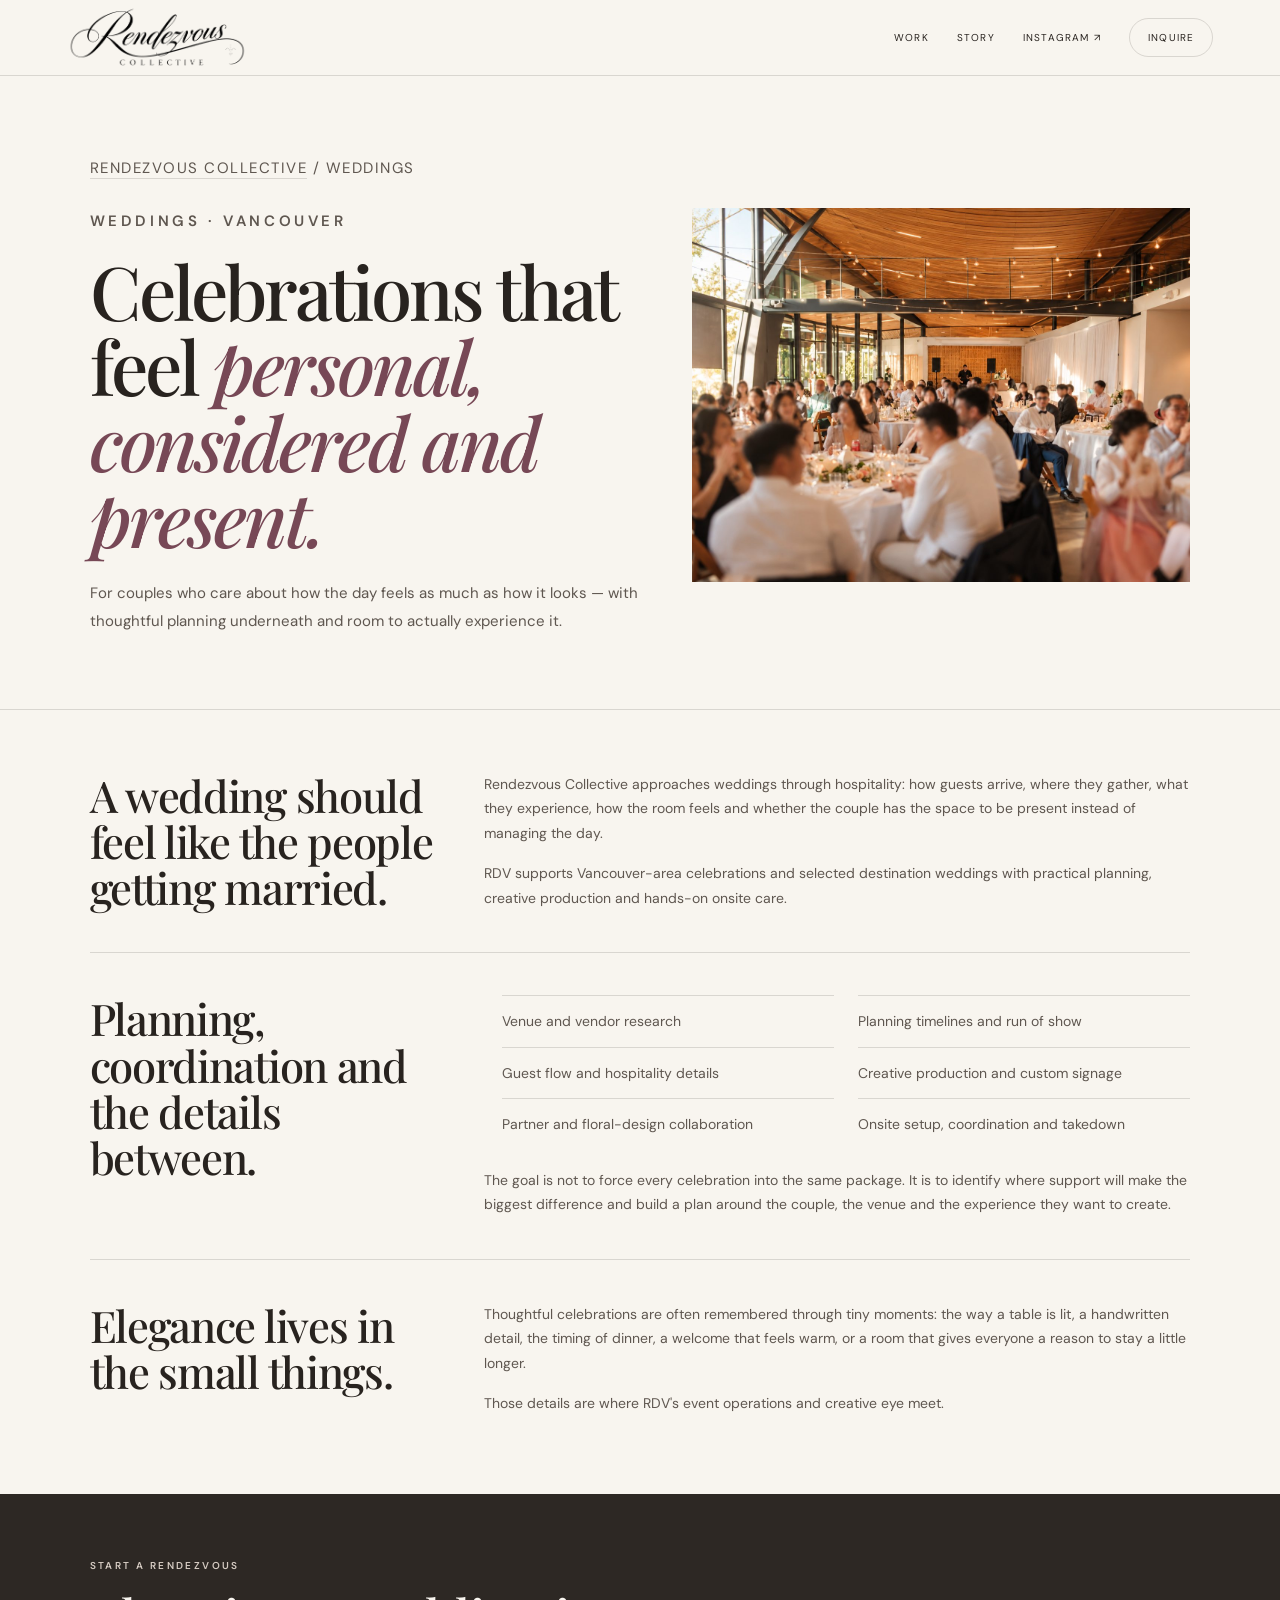
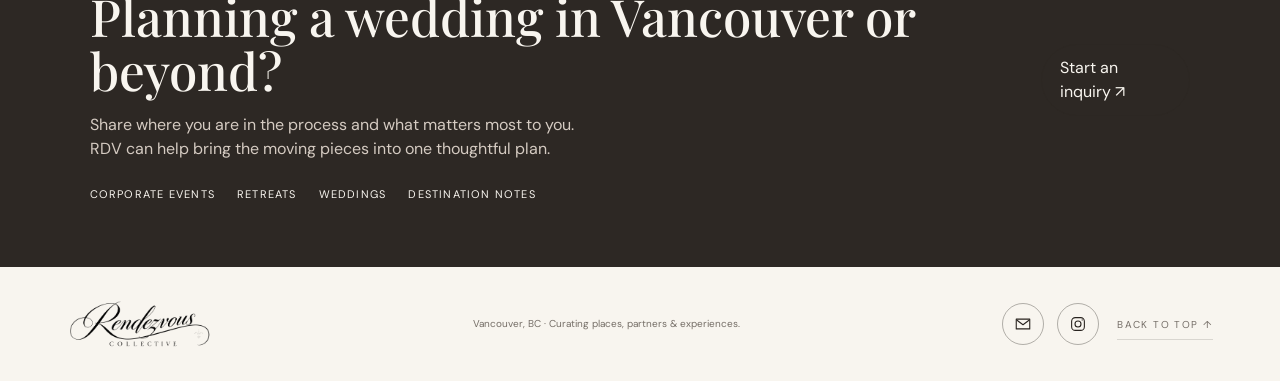
<file: weddings-vancouver/index.html>
<!doctype html><html lang="en-CA"><head><meta charset="UTF-8"><meta name="viewport" content="width=device-width,initial-scale=1"><meta name="theme-color" content="#f8f5ef"><meta name="robots" content="index,follow,max-image-preview:large"><title>Wedding Planning Vancouver | Elegant Celebrations | RDV</title><meta name="description" content="Vancouver wedding planning and coordination with venue and vendor research, timelines, guest experience, creative details and calm onsite execution."><link rel="canonical" href="https://rdvcollective.com/weddings-vancouver/"><link rel="icon" href="../favicon.svg?v=5" type="image/svg+xml"><link rel="icon" href="../favicon.png?v=4" type="image/png"><link rel="stylesheet" href="../styles.css?v=11"><script src="../script.js?v=9" defer></script><meta property="og:type" content="website"><meta property="og:site_name" content="Rendezvous Collective"><meta property="og:locale" content="en_CA"><meta property="og:url" content="https://rdvcollective.com/weddings-vancouver/"><meta property="og:title" content="Wedding Planning Vancouver | Elegant Celebrations | RDV"><meta property="og:description" content="Vancouver wedding planning and coordination with venue and vendor research, timelines, guest experience, creative details and calm onsite execution."><meta property="og:image" content="https://rdvcollective.com/images/wedding-golden-reception.jpg"><script type="application/ld+json">{"@context": "https://schema.org", "@graph": [{"@type": "Service", "name": "Wedding Planning Vancouver", "url": "https://rdvcollective.com/weddings-vancouver/", "serviceType": "Wedding planning and coordination", "provider": {"@type": "Organization", "name": "Rendezvous Collective", "url": "https://rdvcollective.com/"}, "areaServed": [{"@type": "City", "name": "Vancouver"}, {"@type": "AdministrativeArea", "name": "British Columbia"}, {"@type": "Country", "name": "Canada"}]}, {"@type": "BreadcrumbList", "itemListElement": [{"@type": "ListItem", "position": 1, "name": "Rendezvous Collective", "item": "https://rdvcollective.com/"}, {"@type": "ListItem", "position": 2, "name": "Wedding Planning Vancouver", "item": "https://rdvcollective.com/weddings-vancouver/"}]}]}</script></head><body class="subpage"><header class="header"><a href="../" class="brand" aria-label="Rendezvous Collective home"><img src="../images/rdv-horizontal-logo.png" alt="Rendezvous Collective" width="789" height="316"></a><nav aria-label="Primary navigation"><a href="../#work">Work</a><a href="../#story">Story</a><a href="https://www.instagram.com/therdvcollective/" target="_blank" rel="noopener">Instagram ↗</a><a class="inquire" href="mailto:alaina@rdvcollective.com?subject=Wedding%20Inquiry">Inquire</a></nav></header><main id="top"><section class="sub-hero"><div><p class="breadcrumbs"><a href="../">Rendezvous Collective</a> / Weddings</p><p class="eyebrow">WEDDINGS · VANCOUVER</p><h1>Celebrations that feel <em>personal, considered and present.</em></h1><p>For couples who care about how the day feels as much as how it looks — with thoughtful planning underneath and room to actually experience it.</p></div><img src="../images/wedding-golden-reception.jpg" alt="Guests gathered at a warm, sunlit wedding reception" width="1400" height="1050" fetchpriority="high" decoding="async"></section><section class="sub-content"><div class="sub-grid"><h2>A wedding should feel like the people getting married.</h2><div class="sub-copy"><p>Rendezvous Collective approaches weddings through hospitality: how guests arrive, where they gather, what they experience, how the room feels and whether the couple has the space to be present instead of managing the day.</p><p>RDV supports Vancouver-area celebrations and selected destination weddings with practical planning, creative production and hands-on onsite care.</p></div></div><div class="sub-grid"><h2>Planning, coordination and the details between.</h2><div class="sub-copy"><ul class="service-list"><li>Venue and vendor research</li><li>Planning timelines and run of show</li><li>Guest flow and hospitality details</li><li>Creative production and custom signage</li><li>Partner and floral-design collaboration</li><li>Onsite setup, coordination and takedown</li></ul><p>The goal is not to force every celebration into the same package. It is to identify where support will make the biggest difference and build a plan around the couple, the venue and the experience they want to create.</p></div></div><div class="sub-grid"><h2>Elegance lives in the small things.</h2><div class="sub-copy"><p>Thoughtful celebrations are often remembered through tiny moments: the way a table is lit, a handwritten detail, the timing of dinner, a welcome that feels warm, or a room that gives everyone a reason to stay a little longer.</p><p>Those details are where RDV's event operations and creative eye meet.</p></div></div></section><section class="sub-cta"><div><p class="eyebrow">START A RENDEZVOUS</p><h2>Planning a wedding in Vancouver or beyond?</h2><p>Share where you are in the process and what matters most to you. RDV can help bring the moving pieces into one thoughtful plan.</p><div class="sub-footer-links"><a href="../corporate-events-vancouver/">Corporate events</a><a href="../corporate-retreats-vancouver/">Retreats</a><a href="../weddings-vancouver/">Weddings</a><a href="../destination-notes/">Destination notes</a></div></div><a class="inquire dark" href="mailto:alaina@rdvcollective.com?subject=Wedding%20Inquiry">Start an inquiry ↗</a></section></main><footer class="footer"><a href="../" class="footer-brand"><img class="footer-logo" src="../images/rdv-horizontal-logo.png" alt="Rendezvous Collective" width="789" height="316"></a><span class="footer-tagline">Vancouver, BC · Curating places, partners &amp; experiences.</span><div class="footer-actions"><a class="icon-link" href="mailto:alaina@rdvcollective.com" aria-label="Email alaina@rdvcollective.com" title="Email"><svg viewBox="0 0 24 24" aria-hidden="true"><path d="M3 5.5h18v13H3z"/><path d="m4 7 8 6 8-6"/></svg></a><a class="icon-link" href="https://www.instagram.com/therdvcollective/" target="_blank" rel="noopener" aria-label="Instagram @therdvcollective" title="Instagram"><svg viewBox="0 0 24 24" aria-hidden="true"><rect x="3.5" y="3.5" width="17" height="17" rx="5"/><circle cx="12" cy="12" r="4"/><circle cx="17.6" cy="6.5" r=".8" class="fill-dot"/></svg></a><a class="footer-top" href="#top">Back to top ↑</a></div></footer><a class="floating-top" href="#top" aria-label="Back to top" data-floating-top><span>Top</span><b aria-hidden="true">↑</b></a></body></html>
</file>
<file: styles.css>
@font-face{font-family:"DM Sans";src:url("fonts/dm-sans-400.ttf") format("truetype");font-weight:400;font-style:normal;font-display:swap}@font-face{font-family:"DM Sans";src:url("fonts/dm-sans-600.ttf") format("truetype");font-weight:600;font-style:normal;font-display:swap}@font-face{font-family:"Playfair Display";src:url("fonts/playfair-500.ttf") format("truetype");font-weight:500;font-style:normal;font-display:swap}@font-face{font-family:"Playfair Display";src:url("fonts/playfair-italic-500.ttf") format("truetype");font-weight:500;font-style:italic;font-display:swap}:root{--paper:#f8f5ef;--ink:#28231f;--muted:#756e67;--wine:#774856;--line:rgba(40,35,31,.15);--serif:"Playfair Display",Georgia,serif;--sans:"DM Sans",Arial,sans-serif}*{box-sizing:border-box}html{scroll-behavior:smooth}body{margin:0;background:var(--paper);color:var(--ink);font-family:var(--sans);line-height:1.5}img{display:block;max-width:100%;width:100%;height:auto}a{text-decoration:none;color:inherit}button{font:inherit;color:inherit}.sr-only{position:absolute;width:1px;height:1px;padding:0;margin:-1px;overflow:hidden;clip:rect(0,0,0,0);white-space:nowrap;border:0}.eyebrow{font-size:10px;letter-spacing:.24em;font-weight:600;margin:0 0 17px;text-transform:uppercase}.light{color:#fff}.header{height:76px;padding:0 5.2vw;display:flex;align-items:center;justify-content:space-between;position:absolute;top:0;left:0;right:0;z-index:5;color:#fff}.brand{width:180px}.brand img{filter:invert(1) brightness(10);height:auto!important;object-fit:contain}nav{display:flex;gap:28px;align-items:center;font-size:10px;letter-spacing:.12em;text-transform:uppercase}.inquire{border:1px solid rgba(255,255,255,.65);border-radius:999px;padding:11px 18px}.hero{height:94vh;min-height:720px;position:relative;overflow:hidden}.hero-image{position:absolute;inset:0;width:100%;height:100%;object-fit:cover;object-position:center}.hero-overlay{position:absolute;inset:0;background:linear-gradient(90deg,rgba(20,15,13,.52),rgba(20,15,13,.08) 70%),linear-gradient(0deg,rgba(20,15,13,.25),transparent 55%)}.hero-copy{position:absolute;left:7vw;bottom:10vh;max-width:680px;color:#fff}.hero-logo{width:min(520px,55vw);height:auto!important;object-fit:contain;filter:invert(1) brightness(10);margin-bottom:7px}.tagline{font:italic 28px var(--serif);margin:0 0 18px}.hero-intro{font-size:14px;line-height:1.75;max-width:600px;color:rgba(255,255,255,.9);margin:0 0 25px}.arrow-link{display:inline-block;border-bottom:1px solid currentColor;padding-bottom:6px;font-size:11px;letter-spacing:.06em}.work{padding:110px 5.2vw}.heading-row{display:grid;grid-template-columns:1fr 360px;gap:60px;align-items:end;margin-bottom:48px}.heading-row h2,.story h2,.archive h2,.closing h2{font:500 clamp(44px,5vw,76px)/1.03 var(--serif);letter-spacing:-.035em;margin:0}.heading-row h2 em,.story h2 em,.archive h2 em,.point h2 em{font-style:italic;color:var(--wine);font-weight:400}.intro{font-size:13px;line-height:1.7;color:var(--muted);margin:0}.work-grid{display:grid;grid-template-columns:repeat(3,minmax(0,1fr));gap:42px 18px;align-items:start}.work-item{display:block;min-width:0}.work-item img{display:block;width:100%;height:auto!important;aspect-ratio:4/3;object-fit:cover}.work-item:nth-child(2) img{object-position:center 34%}.work-item:nth-child(4) img{object-position:center 50%}.details-item img{object-position:center 29%}.work-item span{display:flex;justify-content:space-between;gap:15px;margin-top:10px;text-transform:uppercase;font-size:9px;letter-spacing:.17em}.work-item b{font-weight:400}.work-item img{transition:transform .55s ease,filter .35s ease}.work-item:hover img{transform:scale(1.018);filter:saturate(.95)}.point{padding:90px 10vw 100px;border-top:1px solid var(--line);border-bottom:1px solid var(--line);text-align:center}.point h2{font:500 clamp(44px,5.5vw,78px)/1.05 var(--serif);letter-spacing:-.04em;max-width:1100px;margin:0 auto}.point-footer{display:flex;justify-content:center;gap:70px;align-items:baseline;margin-top:36px;font-size:12px;color:var(--muted)}.serif-small{font:italic 18px var(--serif);color:var(--ink)!important}.story{padding:110px 7vw;display:grid;grid-template-columns:1fr 1fr;gap:6vw;align-items:center;max-width:1600px;margin:0 auto}.story-copy>p:not(.eyebrow):not(.signature){font-size:14px;line-height:1.9;color:#5f5750;max-width:560px}.signature{font:italic 23px var(--serif);color:var(--wine);margin-top:28px}.story-image{width:100%;height:auto!important;aspect-ratio:4/3;object-fit:cover;object-position:center 38%}.archive{padding:105px 7vw 115px;border-top:1px solid var(--line);max-width:1600px;margin:0 auto}.archive-heading{display:grid;grid-template-columns:.75fr 1.15fr .7fr;gap:50px;align-items:end;margin-bottom:42px}.archive-heading .eyebrow{grid-column:1}.archive-heading h2{grid-column:1/3;grid-row:2;margin-top:-5px}.archive-heading>p:not(.eyebrow){grid-column:3;grid-row:2;font-size:13px;line-height:1.75;color:var(--muted);margin:0}.archive-heading .arrow-link{grid-column:3;grid-row:3;justify-self:start;margin-top:10px}.archive-images{display:grid;grid-template-columns:1fr 1fr;gap:18px}.archive-images img{width:100%;height:auto!important;aspect-ratio:4/3;object-fit:cover}.closing{padding:100px 7vw 90px;background:#2d2824;color:#f8f5ef}.closing h2{max-width:1050px}.closing h2 a{font-style:italic;border-bottom:1px solid #ae918a}.audience-links{margin-top:36px;display:flex;flex-wrap:wrap;gap:12px 26px;color:#d6ccc2}.audience-links a{border-bottom:1px solid rgba(248,245,239,.2);padding-bottom:5px}.closing-bottom{display:flex;justify-content:space-between;align-items:center;margin-top:55px;font-size:11px;letter-spacing:.08em}.inquire.dark{border-color:rgba(248,245,239,.45)}.footer{min-height:110px;padding:28px 5.2vw;display:grid;grid-template-columns:auto 1fr auto;gap:34px;align-items:center;color:var(--muted);font-size:10px}.footer-brand{width:145px}.footer-logo{width:145px;height:auto!important;object-fit:contain}.footer-tagline{text-align:center}.footer-actions{display:flex;align-items:center;gap:13px}.icon-link{width:42px;height:42px;border:1px solid rgba(40,35,31,.34);color:var(--ink);border-radius:999px;display:grid;place-items:center;transition:border-color .2s,color .2s,transform .2s;background:transparent}.icon-link:hover{border-color:var(--wine);color:var(--wine);transform:translateY(-2px)}.icon-link img{width:18px;height:18px;object-fit:contain}.icon-link svg{width:18px;height:18px;fill:none;stroke:currentColor;stroke-width:1.45;stroke-linecap:round;stroke-linejoin:round}.icon-link .fill-dot{fill:currentColor;stroke:none}.footer-top{margin-left:5px;text-transform:uppercase;letter-spacing:.14em;border-bottom:1px solid var(--line);padding:9px 0 7px;transition:color .2s,border-color .2s}.footer-top:hover{color:var(--wine);border-color:var(--wine)}.floating-top{position:fixed;right:0;top:52%;z-index:20;width:42px;padding:15px 0 13px;background:rgba(248,245,239,.94);border:1px solid var(--line);border-right:0;border-radius:12px 0 0 12px;display:flex;flex-direction:column;align-items:center;gap:7px;color:var(--ink);box-shadow:0 8px 30px rgba(40,35,31,.06);opacity:0;pointer-events:none;transform:translateX(100%);transition:opacity .25s ease,transform .25s ease,background .2s}.floating-top span{font-size:8px;letter-spacing:.16em;text-transform:uppercase;writing-mode:vertical-rl;transform:rotate(180deg)}.floating-top b{font-size:13px;font-weight:400}.floating-top.is-visible{opacity:1;pointer-events:auto;transform:none}.floating-top:hover{background:#fff}.subpage .header{position:relative;color:var(--ink);border-bottom:1px solid var(--line)}.subpage .brand img{filter:none}.subpage .inquire{border-color:var(--line)}.sub-hero{padding:64px 7vw 58px;display:grid;grid-template-columns:minmax(0,1fr) minmax(360px,.9fr);gap:48px;align-items:center;border-bottom:1px solid var(--line);max-width:1280px;margin:0 auto}.sub-hero h1{font:500 clamp(46px,5.8vw,84px)/1.02 var(--serif);letter-spacing:-.04em;margin:0 0 25px}.sub-hero h1 em{color:var(--wine);font-style:italic;font-weight:400}.sub-hero p{font-size:15px;line-height:1.85;color:#5f5750;max-width:680px}.sub-hero img{width:100%;height:auto!important;aspect-ratio:4/3;object-fit:cover}.sub-content{padding:62px 7vw 78px;max-width:1280px;margin:0 auto}.sub-grid{display:grid;grid-template-columns:minmax(250px,350px) minmax(0,1fr);gap:44px;align-items:start;padding:42px 0;border-bottom:1px solid var(--line);margin:0}.sub-grid:first-child{padding-top:0}.sub-grid:last-child{border-bottom:0;padding-bottom:0}.sub-grid h2{font:500 clamp(34px,3.4vw,54px)/1.06 var(--serif);letter-spacing:-.03em;margin:0;max-width:350px}.sub-copy{min-width:0;max-width:740px}.sub-copy p,.sub-copy li{font-size:14px;line-height:1.75;color:#5f5750}.sub-copy p{margin:0 0 16px}.sub-copy p:last-child{margin-bottom:0}.sub-copy ul{padding-left:18px}.service-list{display:grid;grid-template-columns:repeat(2,minmax(0,1fr));gap:0 24px;margin:0 0 18px;padding:0;list-style:none}.service-list li{border-top:1px solid var(--line);padding:13px 0;margin:0}.sub-cta{padding:64px 7vw;background:#2d2824;color:#f8f5ef;display:flex;justify-content:space-between;gap:48px;align-items:center}.sub-cta h2{font:500 clamp(34px,4vw,58px)/1.05 var(--serif);margin:0}.sub-cta p{max-width:500px;color:#d5cbc2}.sub-footer-links{display:flex;gap:22px;flex-wrap:wrap;margin-top:25px;font-size:11px;text-transform:uppercase;letter-spacing:.11em}.breadcrumbs{font-size:10px;letter-spacing:.1em;text-transform:uppercase;color:var(--muted);margin-bottom:25px}.breadcrumbs a{border-bottom:1px solid var(--line)}@media(max-width:800px){.header{height:68px;padding:0 5vw}.brand{width:140px}.header nav a:not(.inquire):not([href*="instagram"]){display:none}.header nav{gap:12px}.hero{height:86vh;min-height:620px}.hero-copy{left:6vw;right:6vw;bottom:8vh}.hero-logo{width:84vw}.tagline{font-size:22px}.work,.story,.archive{padding:76px 6vw}.heading-row{display:block}.intro{margin-top:20px}.work-grid{grid-template-columns:1fr;gap:30px}.point{padding:72px 7vw}.point-footer{flex-direction:column;gap:8px;margin-top:28px}.story{grid-template-columns:1fr;gap:42px}.story-image{height:auto;aspect-ratio:4/3}.archive-heading{display:block}.archive-heading>p:not(.eyebrow){margin-top:20px}.archive-heading .arrow-link{margin-top:18px}.archive-images{grid-template-columns:1fr;gap:16px}.closing{padding:78px 7vw}.audience-links{display:grid;grid-template-columns:1fr 1fr;gap:14px}.closing-bottom{flex-direction:column;align-items:flex-start;gap:25px}.footer{padding:30px 6vw;grid-template-columns:1fr;gap:20px;align-items:start}.footer-tagline{text-align:left}.footer-actions{width:100%;justify-content:flex-start}.footer-top{margin-left:auto}.floating-top{top:auto;bottom:26px;width:40px;padding:12px 0}.floating-top span{display:none}.sub-hero{padding:52px 6vw 48px;grid-template-columns:1fr;gap:28px}.sub-content{padding:50px 6vw 68px}.sub-grid{display:block;padding:32px 0;margin:0}.sub-grid:first-child{padding-top:0}.sub-grid h2{margin-bottom:16px;max-width:none}.sub-copy{max-width:none}.service-list{grid-template-columns:1fr;margin-bottom:16px}.sub-cta{padding:65px 6vw;display:block}.sub-cta a.inquire{display:inline-block;margin-top:20px}}@media(prefers-reduced-motion:reduce){html{scroll-behavior:auto}.work-item img{transition:none}.floating-top{transition:none}}
.subpage{overflow-x:hidden}.subpage .sub-hero img{width:100%;height:auto;aspect-ratio:4/3;object-fit:cover}.subpage .sub-copy>*:first-child{margin-top:0}.subpage .sub-copy>*:last-child{margin-bottom:0}.subpage .service-list li{margin:0}.brand img,.hero-logo,.footer-logo{background:transparent}

/* Aspect-ratio safety: overrides HTML width/height presentation hints. */
.brand img,.hero-logo,.footer-logo{height:auto!important;object-fit:contain}
.work-item img,.story-image,.archive-images img,.subpage .sub-hero img{height:auto!important;aspect-ratio:4/3;object-fit:cover}
</file>
